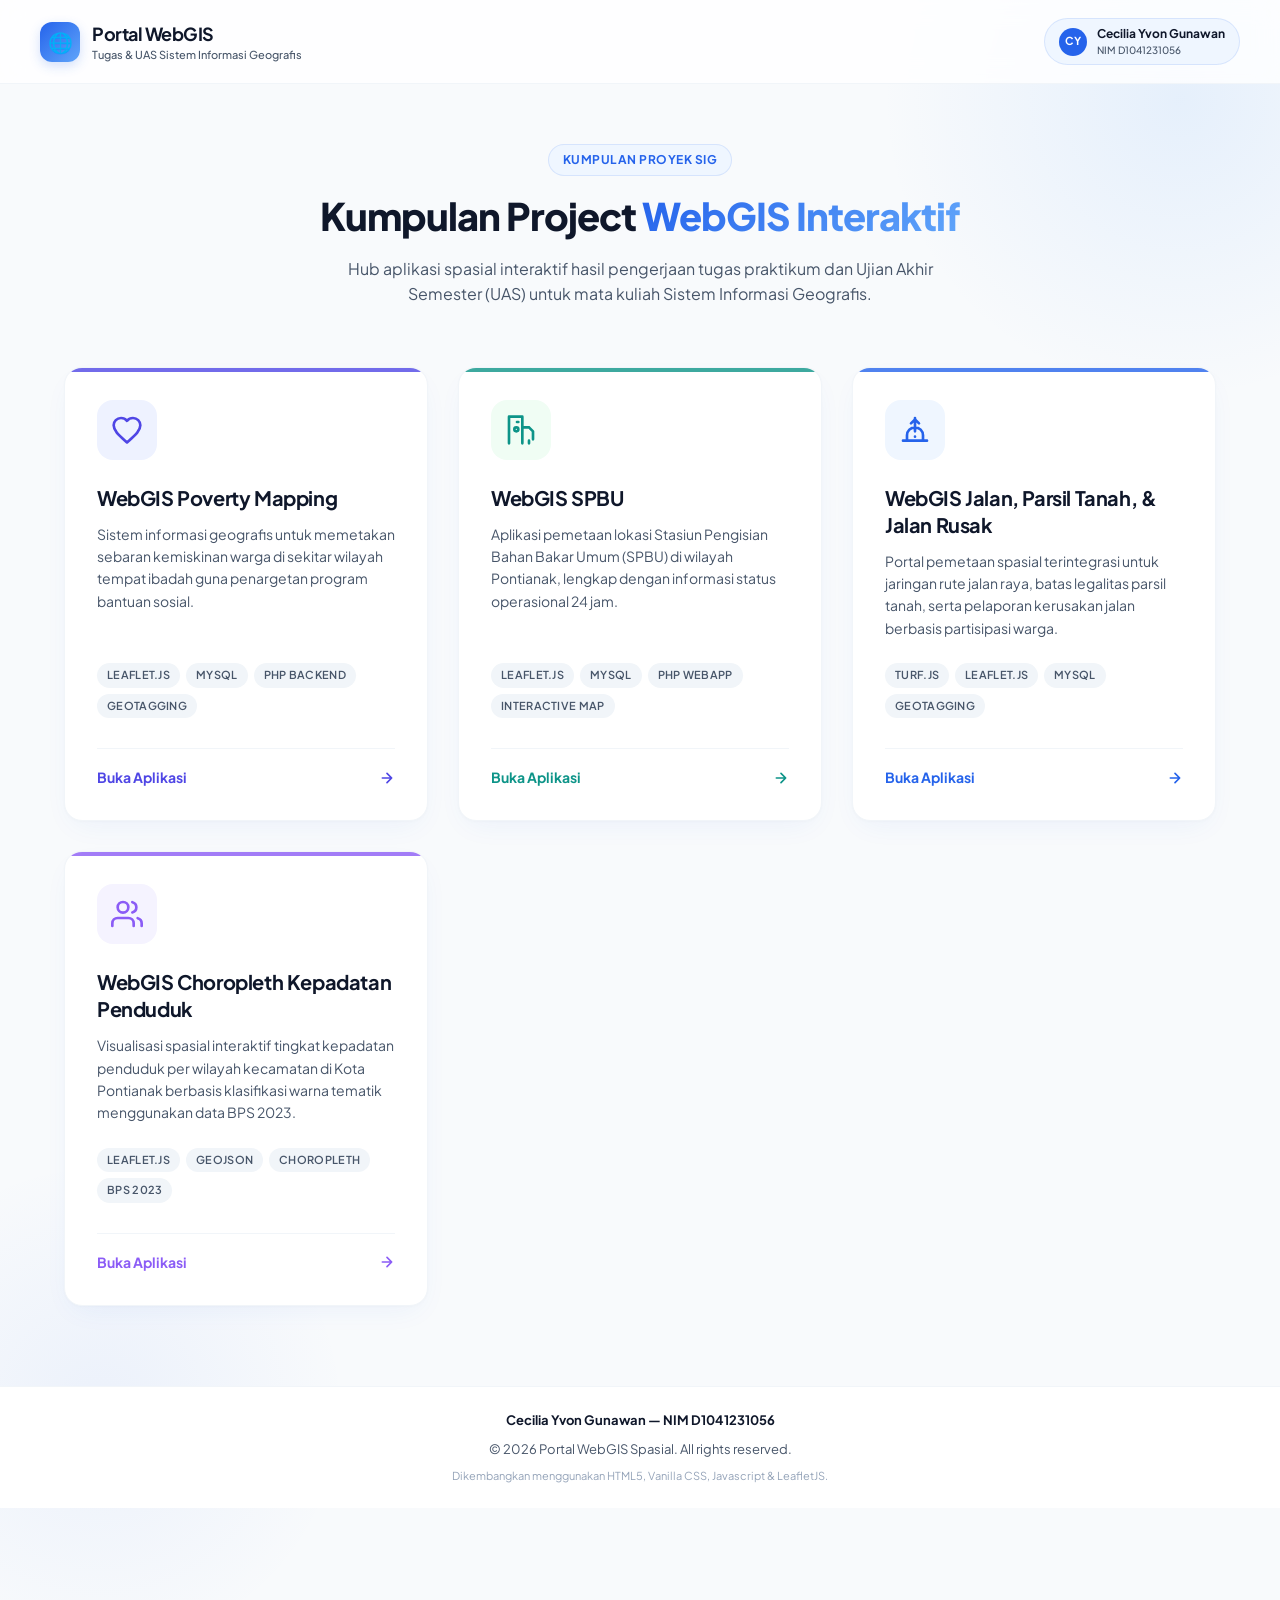
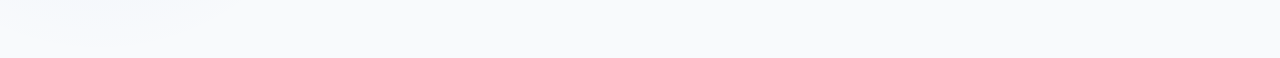
<file: index.html>
<!DOCTYPE html>
<html lang="id">

<head>
  <meta charset="UTF-8">
  <meta name="viewport" content="width=device-width, initial-scale=1.0">
  <title>Portal WebGIS & Aplikasi Spasial</title>
  <link href="https://fonts.googleapis.com/css2?family=Plus+Jakarta+Sans:wght@300;400;500;600;700&display=swap"
    rel="stylesheet">
  <style>
    :root {
      --primary: #2563EB;
      --primary-dark: #1D4ED8;
      --primary-light: #60A5FA;
      --primary-pale: #EFF6FF;
      --bg: #F8FAFC;
      --surface: #FFFFFF;
      --text-primary: #0F172A;
      --text-secondary: #475569;
      --text-muted: #94A3B8;
      --border: #E2E8F0;
      --border-light: #F1F5F9;
      --radius: 18px;
      --radius-sm: 10px;
      --shadow: 0 10px 30px -10px rgba(37, 99, 235, 0.08), 0 1px 3px rgba(0, 0, 0, 0.02);
      --shadow-hover: 0 20px 40px -15px rgba(37, 99, 235, 0.15), 0 1px 10px rgba(37, 99, 235, 0.05);
      --tr: all 0.3s cubic-bezier(0.4, 0, 0.2, 1);
    }

    * {
      margin: 0;
      padding: 0;
      box-sizing: border-box;
    }

    body {
      font-family: 'Plus Jakarta Sans', sans-serif;
      background: var(--bg);
      color: var(--text-primary);
      min-height: 100vh;
      display: flex;
      flex-direction: column;
      line-height: 1.5;
      overflow-x: hidden;
      position: relative;
    }

    /* Abstract Background Graphics */
    body::before {
      content: '';
      position: absolute;
      top: -200px;
      right: -200px;
      width: 600px;
      height: 600px;
      border-radius: 50%;
      background: radial-gradient(circle, rgba(96, 165, 250, 0.12) 0%, rgba(255, 255, 255, 0) 70%);
      z-index: -1;
      pointer-events: none;
    }

    body::after {
      content: '';
      position: absolute;
      bottom: -150px;
      left: -150px;
      width: 500px;
      height: 500px;
      border-radius: 50%;
      background: radial-gradient(circle, rgba(37, 99, 235, 0.06) 0%, rgba(255, 255, 255, 0) 70%);
      z-index: -1;
      pointer-events: none;
    }

    /* HEADER */
    header {
      background: rgba(255, 255, 255, 0.8);
      backdrop-filter: blur(12px);
      border-bottom: 1px solid var(--border-light);
      position: sticky;
      top: 0;
      z-index: 1000;
      padding: 18px 24px;
      transition: var(--tr);
    }

    .header-container {
      max-width: 1200px;
      margin: 0 auto;
      display: flex;
      align-items: center;
      justify-content: space-between;
    }

    .brand {
      display: flex;
      align-items: center;
      gap: 12px;
      text-decoration: none;
    }

    .brand-icon {
      width: 40px;
      height: 40px;
      background: linear-gradient(135deg, var(--primary), var(--primary-light));
      border-radius: 12px;
      display: flex;
      align-items: center;
      justify-content: center;
      color: #fff;
      font-size: 20px;
      box-shadow: 0 4px 12px rgba(37, 99, 235, 0.2);
    }

    .brand-text {
      display: flex;
      flex-direction: column;
    }

    .brand-title {
      font-size: 18px;
      font-weight: 700;
      color: var(--text-primary);
      letter-spacing: -0.5px;
    }

    .brand-subtitle {
      font-size: 11px;
      color: var(--text-secondary);
      font-weight: 500;
    }

    /* HERO SECTION */
    .hero {
      padding: 60px 24px 40px;
      text-align: center;
      max-width: 800px;
      margin: 0 auto;
    }

    .hero-tag {
      display: inline-block;
      padding: 6px 14px;
      background: var(--primary-pale);
      color: var(--primary);
      border-radius: 30px;
      font-size: 12px;
      font-weight: 700;
      margin-bottom: 16px;
      text-transform: uppercase;
      letter-spacing: 0.5px;
      border: 1px solid rgba(37, 99, 235, 0.12);
    }

    .hero h1 {
      font-size: 38px;
      font-weight: 800;
      color: var(--text-primary);
      letter-spacing: -1px;
      line-height: 1.25;
      margin-bottom: 16px;
    }

    .hero h1 span {
      background: linear-gradient(135deg, var(--primary), var(--primary-light));
      -webkit-background-clip: text;
      -webkit-text-fill-color: transparent;
    }

    .hero p {
      font-size: 16px;
      color: var(--text-secondary);
      max-width: 600px;
      margin: 0 auto;
      line-height: 1.6;
    }

    /* MAIN CONTENT & GRID */
    main {
      max-width: 1200px;
      margin: 0 auto;
      padding: 0 24px 80px;
      flex: 1;
      width: 100%;
    }

    .grid {
      display: grid;
      grid-template-columns: repeat(auto-fit, minmax(340px, 1fr));
      gap: 30px;
      margin-top: 20px;
    }

    /* PROJECT CARDS */
    .card {
      background: var(--surface);
      border: 1px solid var(--border-light);
      border-radius: var(--radius);
      padding: 32px;
      display: flex;
      flex-direction: column;
      box-shadow: var(--shadow);
      transition: var(--tr);
      text-decoration: none;
      color: inherit;
      position: relative;
      overflow: hidden;
    }

    .card::before {
      content: '';
      position: absolute;
      top: 0;
      left: 0;
      width: 100%;
      height: 4px;
      background: var(--accent, var(--primary));
      opacity: 0.8;
      transition: var(--tr);
    }

    .card:hover {
      transform: translateY(-6px);
      border-color: rgba(37, 99, 235, 0.15);
      box-shadow: var(--shadow-hover);
    }

    .card:hover::before {
      height: 6px;
    }

    .card-icon-wrap {
      width: 60px;
      height: 60px;
      border-radius: 16px;
      background: var(--accent-bg, var(--primary-pale));
      display: flex;
      align-items: center;
      justify-content: center;
      margin-bottom: 24px;
      color: var(--accent, var(--primary));
      transition: var(--tr);
    }

    .card:hover .card-icon-wrap {
      transform: scale(1.08) rotate(3deg);
    }

    .card h3 {
      font-size: 20px;
      font-weight: 700;
      color: var(--text-primary);
      margin-bottom: 12px;
      letter-spacing: -0.4px;
      line-height: 1.35;
    }

    .card p {
      font-size: 14px;
      color: var(--text-secondary);
      line-height: 1.6;
      margin-bottom: 24px;
      flex: 1;
    }

    /* BADGES */
    .badges {
      display: flex;
      flex-wrap: wrap;
      gap: 6px;
      margin-bottom: 30px;
    }

    .badge {
      font-size: 11px;
      font-weight: 600;
      padding: 4px 10px;
      background: var(--border-light);
      color: var(--text-secondary);
      border-radius: 30px;
      text-transform: uppercase;
      letter-spacing: 0.3px;
    }

    /* ACTION BUTTON */
    .card-action {
      display: flex;
      align-items: center;
      justify-content: space-between;
      padding-top: 18px;
      border-top: 1px solid var(--border-light);
      font-weight: 700;
      font-size: 14px;
      color: var(--accent, var(--primary));
      transition: var(--tr);
    }

    .card-action span {
      display: flex;
      align-items: center;
      gap: 6px;
    }

    .card-action svg {
      width: 16px;
      height: 16px;
      fill: currentColor;
      transition: var(--tr);
    }

    .card:hover .card-action svg {
      transform: translateX(4px);
    }

    /* FOOTER */
    footer {
      background: #FFFFFF;
      border-top: 1px solid var(--border-light);
      padding: 24px;
      text-align: center;
      font-size: 13px;
      color: var(--text-secondary);
    }

    .footer-container {
      max-width: 1200px;
      margin: 0 auto;
      display: flex;
      flex-direction: column;
      gap: 8px;
    }

    /* User Profile Badge */
    .user-badge {
      display: flex;
      align-items: center;
      gap: 10px;
      background: var(--primary-pale);
      border: 1px solid rgba(37, 99, 235, 0.12);
      padding: 6px 14px;
      border-radius: 30px;
      transition: var(--tr);
    }

    .user-badge:hover {
      background: #E0EEFF;
      border-color: rgba(37, 99, 235, 0.25);
    }

    .user-avatar {
      width: 28px;
      height: 28px;
      background: var(--primary);
      color: #fff;
      border-radius: 50%;
      display: flex;
      align-items: center;
      justify-content: center;
      font-size: 11px;
      font-weight: 700;
    }

    .user-info {
      display: flex;
      flex-direction: column;
      text-align: left;
    }

    .user-name {
      font-size: 12px;
      font-weight: 700;
      color: var(--text-primary);
    }

    .user-nim {
      font-size: 10px;
      color: var(--text-secondary);
      font-weight: 500;
    }

    /* RESPONSIVE */
    @media (max-width: 768px) {
      .hero {
        padding: 40px 16px 20px;
      }

      .hero h1 {
        font-size: 30px;
      }

      .hero p {
        font-size: 14px;
      }

      main {
        padding: 0 16px 60px;
      }

      .grid {
        grid-template-columns: 1fr;
        gap: 20px;
      }

      .card {
        padding: 24px;
      }
    }
  </style>
</head>

<body>

  <!-- HEADER -->
  <header>
    <div class="header-container">
      <a href="#" class="brand">
        <div class="brand-icon">🌐</div>
        <div class="brand-text">
          <span class="brand-title">Portal WebGIS</span>
          <span class="brand-subtitle">Tugas & UAS Sistem Informasi Geografis</span>
        </div>
      </a>
      <div class="user-badge">
        <div class="user-avatar">CY</div>
        <div class="user-info">
          <span class="user-name">Cecilia Yvon Gunawan</span>
          <span class="user-nim">NIM D1041231056</span>
        </div>
      </div>
    </div>
  </header>

  <!-- HERO SECTION -->
  <section class="hero">
    <div class="hero-tag">Kumpulan Proyek SIG</div>
    <h1>Kumpulan Project <span>WebGIS Interaktif</span></h1>
    <p>Hub aplikasi spasial interaktif hasil pengerjaan tugas praktikum dan Ujian Akhir Semester (UAS) untuk mata kuliah
      Sistem Informasi Geografis.</p>
  </section>

  <!-- MAIN CONTAINER -->
  <main>
    <div class="grid">

      <!-- PROJECT 1: Poverty Map -->
      <a href="povertymap/" target="_blank" class="card"
        style="--accent: #4F46E5; --accent-bg: #EEF2FF;">
        <div class="card-icon-wrap">
          <!-- Hand holding heart / charity icon -->
          <svg viewBox="0 0 24 24" width="32" height="32" stroke="currentColor" stroke-width="2" fill="none"
            stroke-linecap="round" stroke-linejoin="round">
            <path
              d="M12 21.35l-1.45-1.32C5.4 15.36 2 12.28 2 8.5 2 5.42 4.42 3 7.5 3c1.74 0 3.41.81 4.5 2.09C13.09 3.81 14.76 3 16.5 3 19.58 3 22 5.42 22 8.5c0 3.78-3.4 6.86-8.55 11.54L12 21.35z" />
          </svg>
        </div>
        <h3>WebGIS Poverty Mapping</h3>
        <p>Sistem informasi geografis untuk memetakan sebaran kemiskinan warga di sekitar wilayah tempat ibadah guna
          penargetan program bantuan sosial.</p>
        <div class="badges">
          <span class="badge">Leaflet.js</span>
          <span class="badge">MySQL</span>
          <span class="badge">PHP Backend</span>
          <span class="badge">Geotagging</span>
        </div>
        <div class="card-action">
          <span>Buka Aplikasi</span>
          <svg viewBox="0 0 24 24">
            <path d="M5 12h14M12 5l7 7-7 7" stroke="currentColor" stroke-width="2.5" fill="none" stroke-linecap="round"
              stroke-linejoin="round" />
          </svg>
        </div>
      </a>

      <!-- PROJECT 2: SPBU Map -->
      <a href="spbu/" target="_blank" class="card"
        style="--accent: #0D9488; --accent-bg: #F0FDF4;">
        <div class="card-icon-wrap">
          <!-- Gas pump icon -->
          <svg viewBox="0 0 24 24" width="32" height="32" stroke="currentColor" stroke-width="2" fill="none"
            stroke-linecap="round" stroke-linejoin="round">
            <path d="M3 22V2h10v20M13 10h5M18 10l3 3v6M18 20v2M9 6h1" />
            <circle cx="8.5" cy="11.5" r="1.5" />
          </svg>
        </div>
        <h3>WebGIS SPBU</h3>
        <p>Aplikasi pemetaan lokasi Stasiun Pengisian Bahan Bakar Umum (SPBU) di wilayah Pontianak, lengkap dengan
          informasi status operasional 24 jam.</p>
        <div class="badges">
          <span class="badge">Leaflet.js</span>
          <span class="badge">MySQL</span>
          <span class="badge">PHP WebApp</span>
          <span class="badge">Interactive Map</span>
        </div>
        <div class="card-action">
          <span>Buka Aplikasi</span>
          <svg viewBox="0 0 24 24">
            <path d="M5 12h14M12 5l7 7-7 7" stroke="currentColor" stroke-width="2.5" fill="none" stroke-linecap="round"
              stroke-linejoin="round" />
          </svg>
        </div>
      </a>

      <!-- PROJECT 3: Parsil Jalan Laporan -->
      <a href="parsil_jalan_jalanrusak/" target="_blank" class="card"
        style="--accent: #2563EB; --accent-bg: #EFF6FF;">
        <div class="card-icon-wrap">
          <!-- Road/infrastructure icon -->
          <svg viewBox="0 0 24 24" width="32" height="32" stroke="currentColor" stroke-width="2" fill="none"
            stroke-linecap="round" stroke-linejoin="round">
            <path d="M3 20h18M6 20v-4a6 6 0 0112 0v4M12 3v10M12 17h.01M9 7l3-3 3 3" />
          </svg>
        </div>
        <h3>WebGIS Jalan, Parsil Tanah, & Jalan Rusak</h3>
        <p>Portal pemetaan spasial terintegrasi untuk jaringan rute jalan raya, batas legalitas parsil tanah, serta
          pelaporan kerusakan jalan berbasis partisipasi warga.</p>
        <div class="badges">
          <span class="badge">Turf.js</span>
          <span class="badge">Leaflet.js</span>
          <span class="badge">MySQL</span>
          <span class="badge">Geotagging</span>
        </div>
        <div class="card-action">
          <span>Buka Aplikasi</span>
          <svg viewBox="0 0 24 24">
            <path d="M5 12h14M12 5l7 7-7 7" stroke="currentColor" stroke-width="2.5" fill="none" stroke-linecap="round"
              stroke-linejoin="round" />
          </svg>
        </div>
      </a>

      <!-- PROJECT 4: Choropleth Map -->
      <a href="choropleth/" class="card"
        style="--accent: #8B5CF6; --accent-bg: #F5F3FF;">
        <div class="card-icon-wrap">
          <!-- Users / Demographic icon -->
          <svg viewBox="0 0 24 24" width="32" height="32" stroke="currentColor" stroke-width="2" fill="none"
            stroke-linecap="round" stroke-linejoin="round">
            <path d="M17 21v-2a4 4 0 0 0-4-4H5a4 4 0 0 0-4 4v2" />
            <circle cx="9" cy="7" r="4" />
            <path d="M23 21v-2a4 4 0 0 0-3-3.87" />
            <path d="M16 3.13a4 4 0 0 1 0 7.75" />
          </svg>
        </div>
        <h3>WebGIS Choropleth Kepadatan Penduduk</h3>
        <p>Visualisasi spasial interaktif tingkat kepadatan penduduk per wilayah kecamatan di Kota Pontianak berbasis
          klasifikasi warna tematik menggunakan data BPS 2023.</p>
        <div class="badges">
          <span class="badge">Leaflet.js</span>
          <span class="badge">GeoJSON</span>
          <span class="badge">Choropleth</span>
          <span class="badge">BPS 2023</span>
        </div>
        <div class="card-action">
          <span>Buka Aplikasi</span>
          <svg viewBox="0 0 24 24">
            <path d="M5 12h14M12 5l7 7-7 7" stroke="currentColor" stroke-width="2.5" fill="none" stroke-linecap="round"
              stroke-linejoin="round" />
          </svg>
        </div>
      </a>

    </div>
  </main>

  <!-- FOOTER -->
  <footer>
    <div class="footer-container">
      <p style="font-weight: 700; color: var(--text-primary); margin-bottom: 2px;">Cecilia Yvon Gunawan — NIM
        D1041231056</p>
      <p>&copy; 2026 Portal WebGIS Spasial. All rights reserved.</p>
      <p style="font-size: 11px; color: var(--text-muted);">Dikembangkan menggunakan HTML5, Vanilla CSS, Javascript &
        LeafletJS.</p>
    </div>
  </footer>

</body>

</html>
</file>
